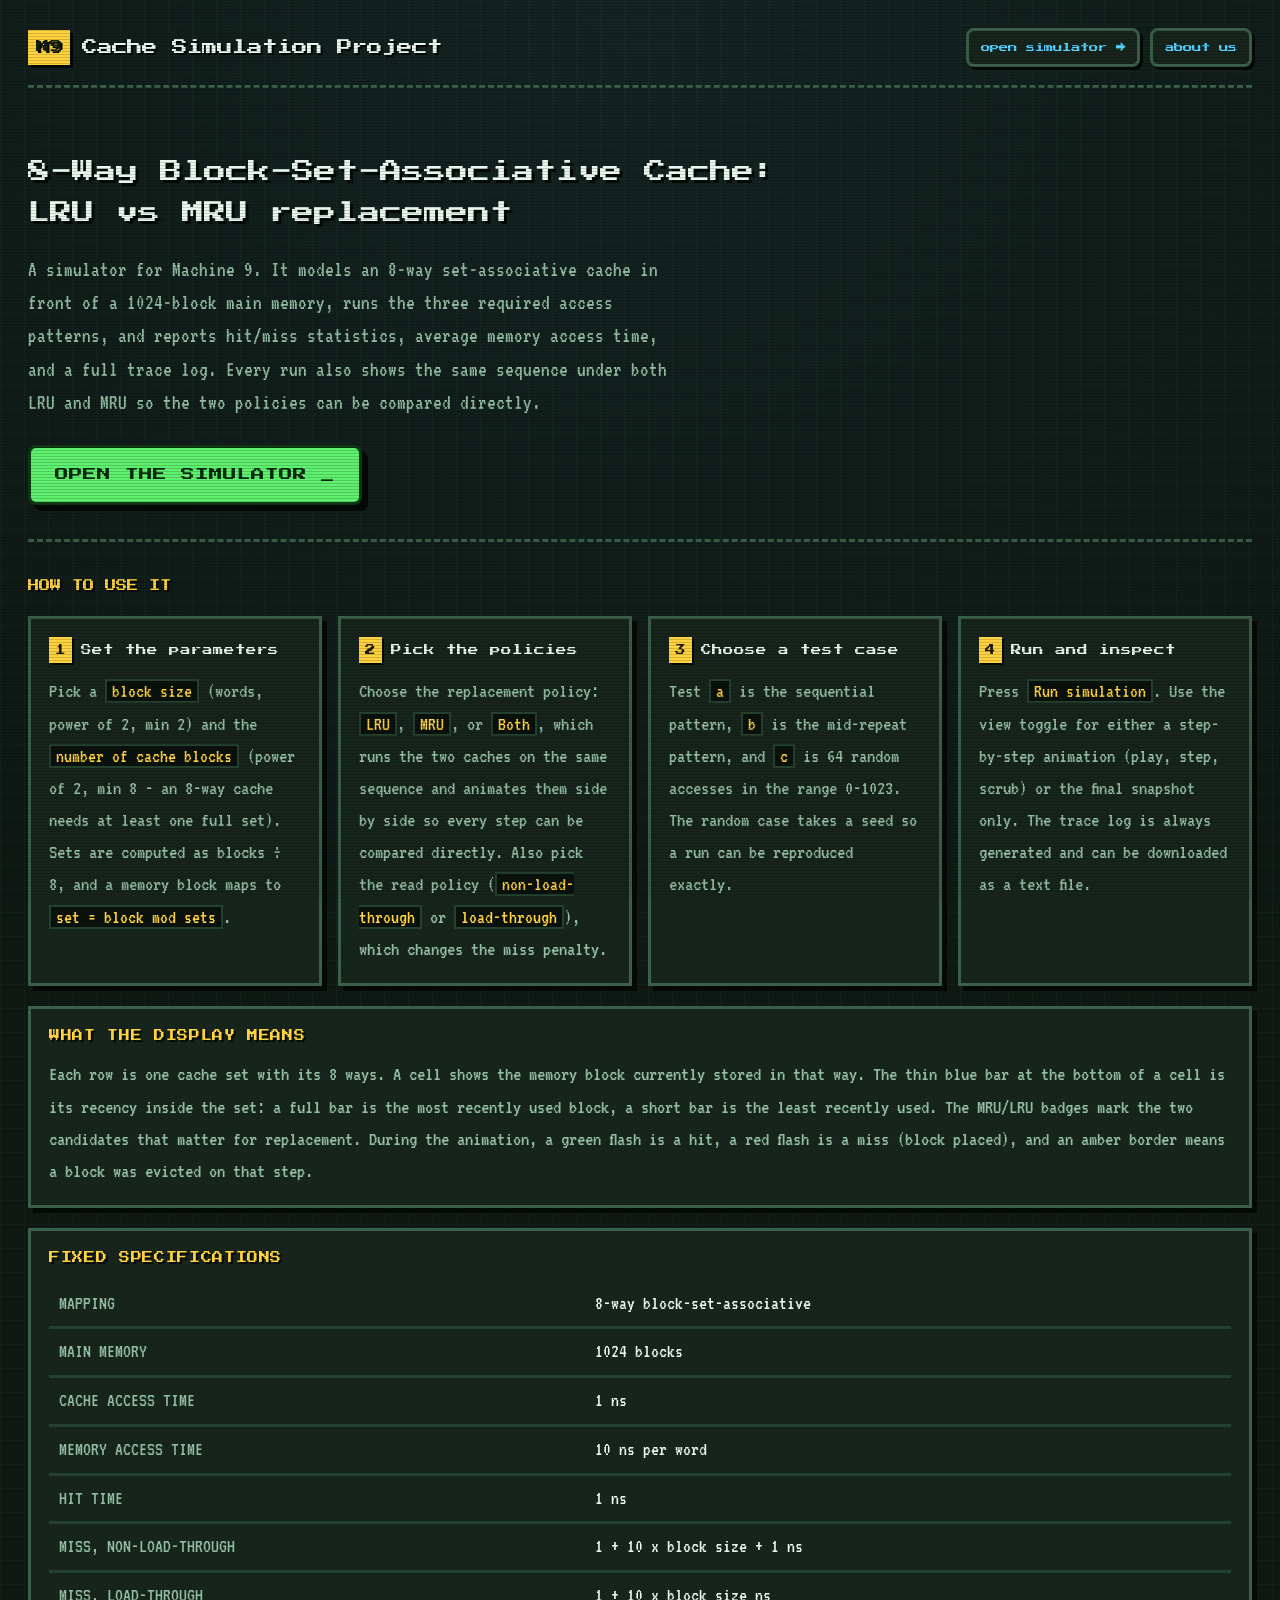
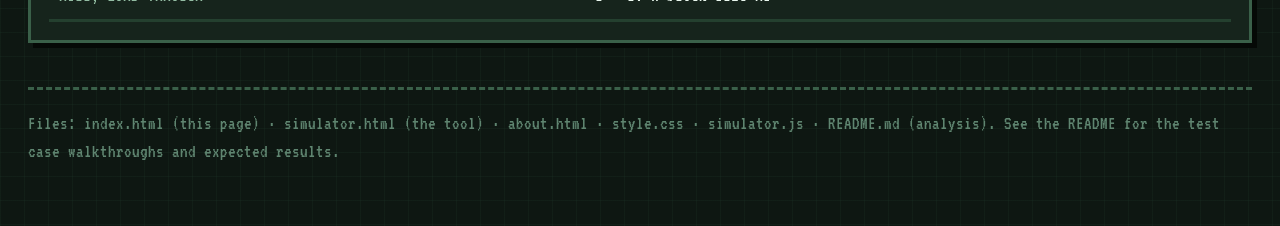
<file: index.html>
<!DOCTYPE html>
<html lang="en">
<head>
<meta charset="UTF-8">
<meta name="viewport" content="width=device-width, initial-scale=1.0">
<title>Machine 9 - Cache Simulation (8-Way BSA, LRU vs MRU)</title>
<link rel="preconnect" href="https://fonts.googleapis.com">
<link href="https://fonts.googleapis.com/css2?family=Press+Start+2P&family=VT323&display=swap" rel="stylesheet">
<link rel="stylesheet" href="style.css">
</head>
<body>
<div class="wrap">

<header>
  <h1><span class="m9">M9</span>Cache Simulation Project</h1>
  <nav>
    <a href="simulator.html">open simulator &rarr;</a>
    <a href="about.html">about us</a>
  </nav>
</header>

<section class="hero">
  <div class="hero-copy">
    <h1>8-Way Block-Set-Associative Cache:<br>LRU vs MRU replacement</h1>
    <p>
      A simulator for Machine 9. It models an 8-way set-associative cache in front of a
      1024-block main memory, runs the three required access patterns, and reports
      hit/miss statistics, average memory access time, and a full trace log. Every run
      also shows the same sequence under both LRU and MRU so the two policies can be
      compared directly.
    </p>
    <a class="cta" href="simulator.html">Open the simulator</a>
  </div>
</section>

<h2 class="section-label">How to use it</h2>
<div class="steps">
  <div class="card step">
    <h3><span>1</span>Set the parameters</h3>
    <p>Pick a <code>block size</code> (words, power of 2, min 2) and the <code>number of cache blocks</code>
    (power of 2, min 8 - an 8-way cache needs at least one full set). Sets are computed as
    blocks &divide; 8, and a memory block maps to <code>set = block mod sets</code>.</p>
  </div>
  <div class="card step">
    <h3><span>2</span>Pick the policies</h3>
    <p>Choose the replacement policy: <code>LRU</code>, <code>MRU</code>, or <code>Both</code>, which runs
    the two caches on the same sequence and animates them side by side so every step can be compared
    directly. Also pick the read policy (<code>non-load-through</code> or <code>load-through</code>),
    which changes the miss penalty.</p>
  </div>
  <div class="card step">
    <h3><span>3</span>Choose a test case</h3>
    <p>Test <code>a</code> is the sequential pattern, <code>b</code> is the mid-repeat pattern, and
    <code>c</code> is 64 random accesses in the range 0-1023. The random case takes a seed so a
    run can be reproduced exactly.</p>
  </div>
  <div class="card step">
    <h3><span>4</span>Run and inspect</h3>
    <p>Press <code>Run simulation</code>. Use the view toggle for either a step-by-step animation
    (play, step, scrub) or the final snapshot only. The trace log is always generated and can be
    downloaded as a text file.</p>
  </div>
</div>

<div class="card section">
  <h2>What the display means</h2>
  <p style="color:var(--muted)">
    Each row is one cache set with its 8 ways. A cell shows the memory block currently stored in that
    way. The thin blue bar at the bottom of a cell is its recency inside the set: a full bar is the
    most recently used block, a short bar is the least recently used. The MRU/LRU badges mark the two
    candidates that matter for replacement. During the animation, a green flash is a hit, a red flash
    is a miss (block placed), and an amber border means a block was evicted on that step.
  </p>
</div>

<div class="card section">
  <h2>Fixed specifications</h2>
  <table class="spec-table">
    <tr><td>Mapping</td><td>8-way block-set-associative</td></tr>
    <tr><td>Main memory</td><td>1024 blocks</td></tr>
    <tr><td>Cache access time</td><td>1 ns</td></tr>
    <tr><td>Memory access time</td><td>10 ns per word</td></tr>
    <tr><td>Hit time</td><td>1 ns</td></tr>
    <tr><td>Miss, non-load-through</td><td>1 + 10 x block size + 1 ns</td></tr>
    <tr><td>Miss, load-through</td><td>1 + 10 x block size ns</td></tr>
  </table>
</div>

<footer>
  Files: index.html (this page) &middot; simulator.html (the tool) &middot; about.html &middot; style.css &middot; simulator.js &middot; README.md (analysis).
  See the README for the test case walkthroughs and expected results.
</footer>

</div>
</body>
</html>
</file>
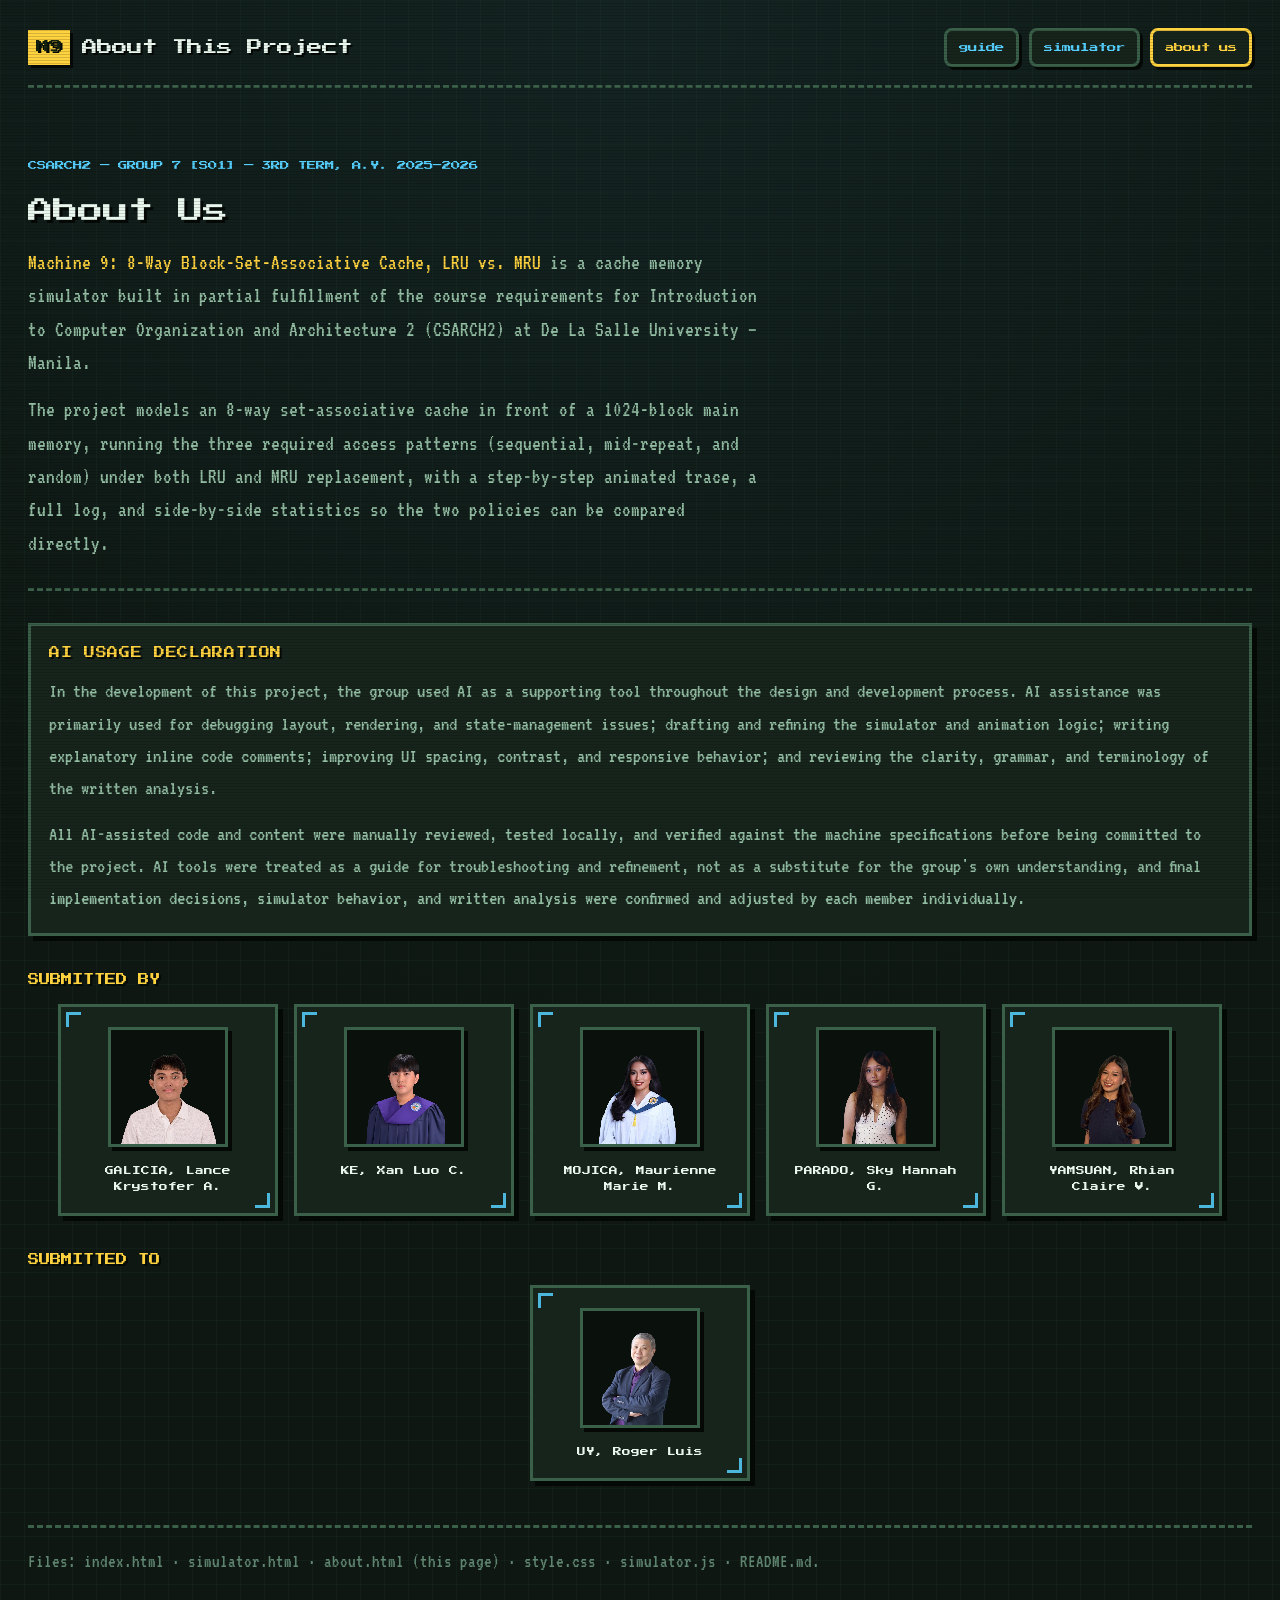
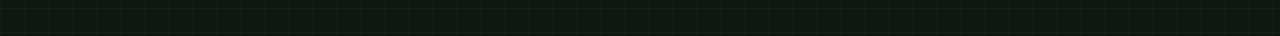
<file: about.html>
<!DOCTYPE html>
<html lang="en">
<head>
<meta charset="UTF-8">
<meta name="viewport" content="width=device-width, initial-scale=1.0">
<title>About Us - Machine 9 (8-Way BSA, LRU vs MRU)</title>
<link rel="preconnect" href="https://fonts.googleapis.com">
<link href="https://fonts.googleapis.com/css2?family=Press+Start+2P&family=VT323&display=swap" rel="stylesheet">
<link rel="stylesheet" href="style.css">
</head>
<body>
<div class="wrap">

<header>
  <h1><span class="m9">M9</span>About This Project</h1>
  <nav>
    <a href="index.html">guide</a>
    <a href="simulator.html">simulator</a>
    <a href="about.html" class="active">about us</a>
  </nav>
</header>

<section class="hero about-hero">
  <p class="eyebrow">CSARCH2 &mdash; Group 7 [S01] &mdash; 3rd Term, A.Y. 2025&ndash;2026</p>
  <h1>About Us</h1>
  <p>
    <strong>Machine 9: 8-Way Block-Set-Associative Cache, LRU vs. MRU</strong> is a cache
    memory simulator built in partial fulfillment of the course requirements for
    Introduction to Computer Organization and Architecture 2 (CSARCH2) at De La Salle
    University &ndash; Manila.
  </p>
  <p>
    The project models an 8-way set-associative cache in front of a 1024-block main
    memory, running the three required access patterns (sequential, mid-repeat, and
    random) under both LRU and MRU replacement, with a step-by-step animated trace,
    a full log, and side-by-side statistics so the two policies can be compared directly.
  </p>
</section>

<div class="card section">
  <h2>AI usage declaration</h2>
  <p style="color:var(--muted)">
    In the development of this project, the group used AI as a supporting tool throughout
    the design and development process. AI assistance was primarily used for debugging
    layout, rendering, and state-management issues; drafting and refining the simulator
    and animation logic; writing explanatory inline code comments; improving UI spacing,
    contrast, and responsive behavior; and reviewing the clarity, grammar, and terminology
    of the written analysis.
  </p>
  <p style="color:var(--muted);margin-top:14px">
    All AI-assisted code and content were manually reviewed, tested locally, and verified
    against the machine specifications before being committed to the project. AI tools were
    treated as a guide for troubleshooting and refinement, not as a substitute for the
    group's own understanding, and final implementation decisions, simulator behavior, and
    written analysis were confirmed and adjusted by each member individually.
  </p>
</div>

<h2 class="section-label">Submitted by</h2>
<div class="people">
  <div class="card person">
    <div class="avatar"><img src="assets/images/lance.png" alt="Galicia, Lance Krystofer A." class="avatar-img"></div>
    <div class="pname">GALICIA, Lance Krystofer A.</div>
  </div>
  <div class="card person">
    <div class="avatar"><img src="assets/images/xan.png" alt="Ke, Xan Luo C." class="avatar-img"></div>
    <div class="pname">KE, Xan Luo C.</div>
  </div>
  <div class="card person">
    <div class="avatar"><img src="assets/images/maurienne.png" alt="Mojica, Maurienne Marie M." class="avatar-img"></div>
    <div class="pname">MOJICA, Maurienne Marie M.</div>
  </div>
  <div class="card person">
    <div class="avatar"><img src="assets/images/sky.png" alt="Parado, Sky Hannah G." class="avatar-img"></div>
    <div class="pname">PARADO, Sky Hannah G.</div>
  </div>
  <div class="card person">
    <div class="avatar"><img src="assets/images/rhian.png" alt="Yamsuan, Rhian Claire V." class="avatar-img"></div>
    <div class="pname">YAMSUAN, Rhian Claire V.</div>
  </div>
</div>

<h2 class="section-label">Submitted to</h2>
<div class="people people-single">
  <div class="card person">
    <div class="avatar"><img src="assets/images/roger.png" alt="Uy, Roger Luis" class="avatar-img"></div>
    <div class="pname">UY, Roger Luis</div>
  </div>
</div>

<footer>
  Files: index.html &middot; simulator.html &middot; about.html (this page) &middot; style.css &middot; simulator.js &middot; README.md.
</footer>

</div>
</body>
</html>
</file>
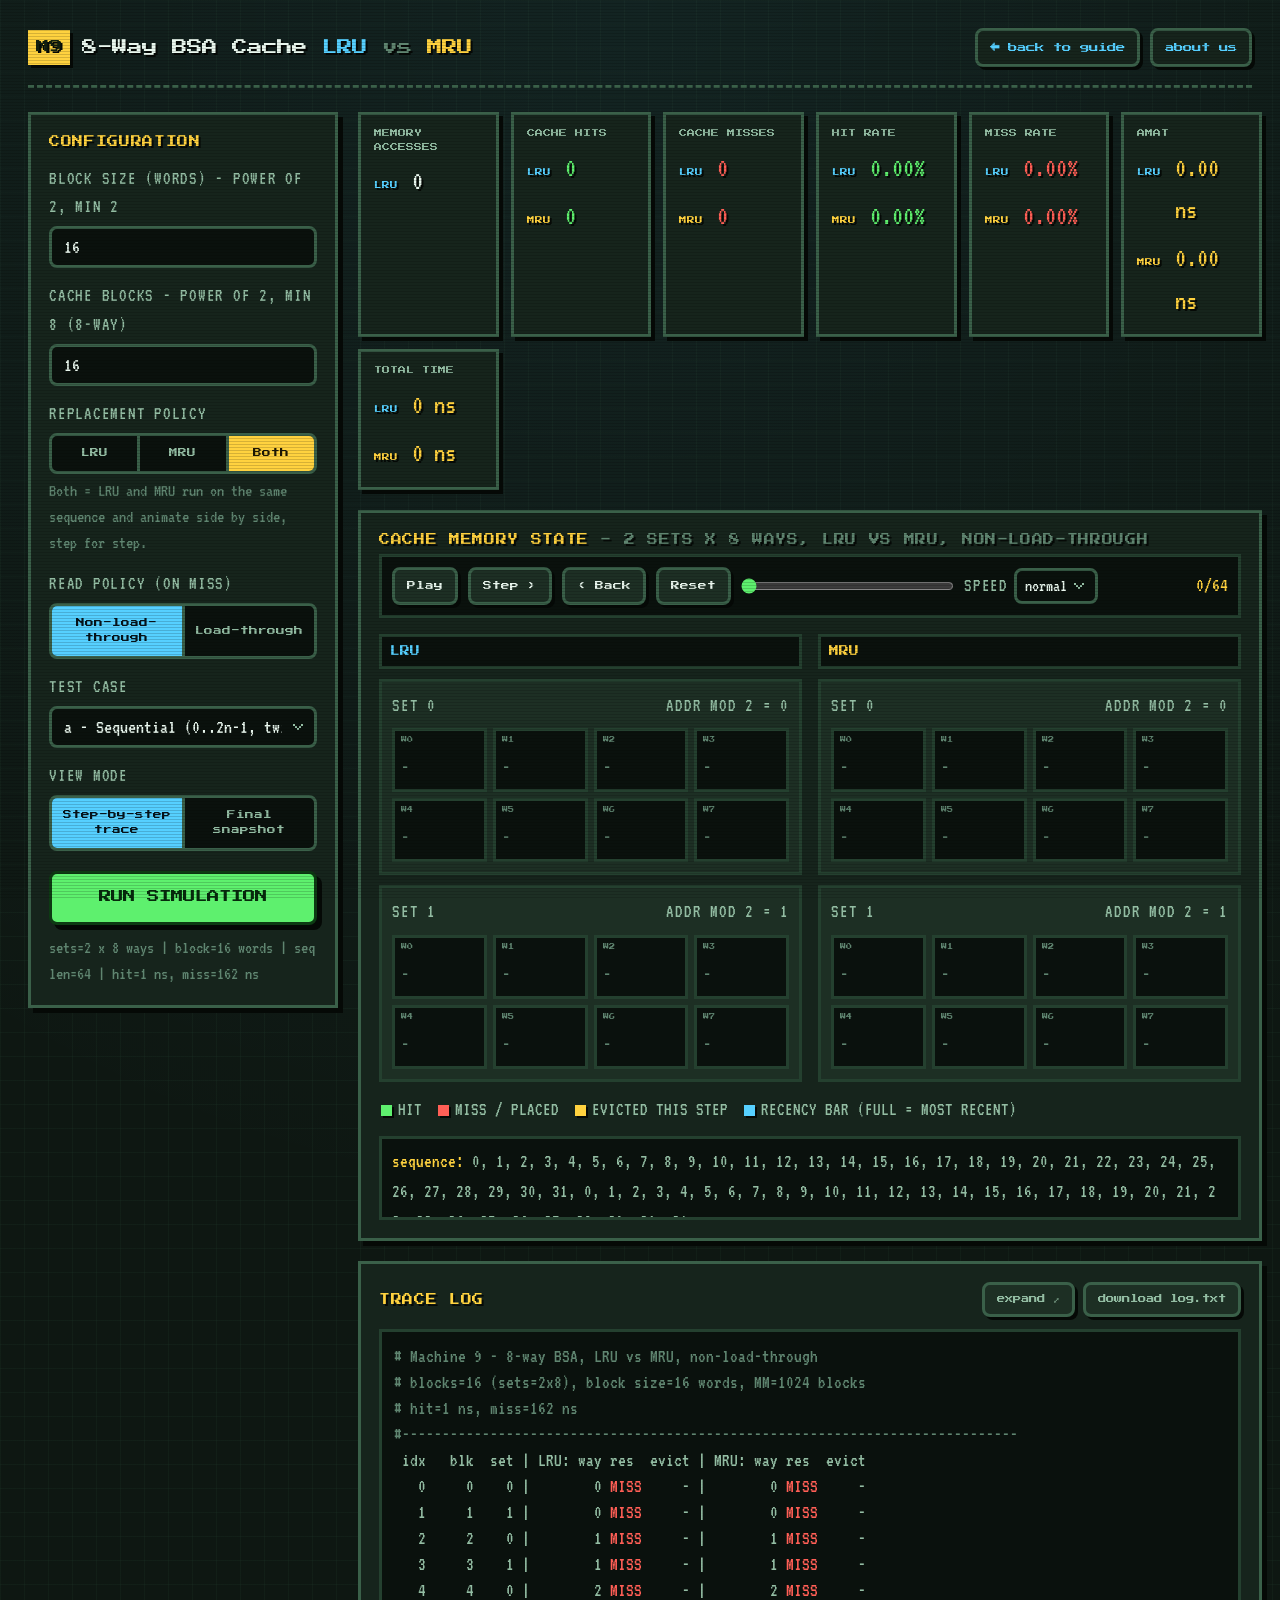
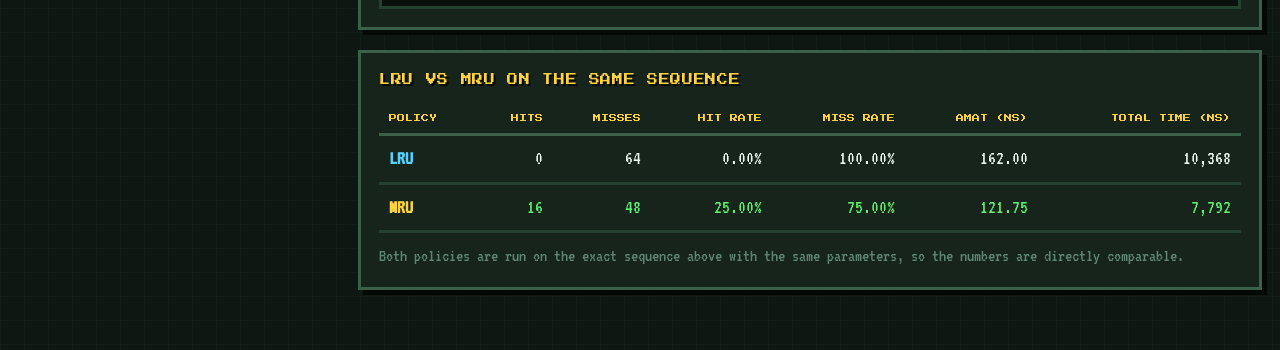
<file: simulator.html>
<!DOCTYPE html>
<html lang="en">
<head>
<meta charset="UTF-8">
<meta name="viewport" content="width=device-width, initial-scale=1.0">
<title>Simulator - Machine 9 (8-Way BSA, LRU vs MRU)</title>
<link rel="preconnect" href="https://fonts.googleapis.com">
<link href="https://fonts.googleapis.com/css2?family=Press+Start+2P&family=VT323&display=swap" rel="stylesheet">
<link rel="stylesheet" href="style.css">
</head>
<body>
<div class="wrap">

<header>
  <h1><span class="m9">M9</span>8-Way BSA Cache <span style="color:var(--blue)">LRU</span> <span style="color:var(--faint)">vs</span> <span style="color:var(--amber)">MRU</span></h1>
  <nav>
    <a href="index.html">&larr; back to guide</a>
    <a href="about.html">about us</a>
  </nav>
</header>

<div class="grid">

  <div>
    <div class="card">
      <h2>Configuration</h2>

      <label for="bs">Block size (words) - power of 2, min 2</label>
      <input id="bs" type="number" value="16" min="2" step="1">

      <label for="nb">Cache blocks - power of 2, min 8 (8-way)</label>
      <input id="nb" type="number" value="16" min="8" step="1">

      <label>Replacement policy</label>
      <div class="seg pol" id="pol">
        <button data-v="lru">LRU</button>
        <button data-v="mru">MRU</button>
        <button data-v="both" class="on">Both</button>
      </div>
      <div class="hint" style="margin-top:4px">Both = LRU and MRU run on the same sequence and animate side by side, step for step.</div>

      <label>Read policy (on miss)</label>
      <div class="seg" id="rp">
        <button data-v="nlt" class="on">Non-load-through</button>
        <button data-v="lt">Load-through</button>
      </div>

      <label for="tc">Test case</label>
      <select id="tc">
        <option value="a">a - Sequential (0..2n-1, twice)</option>
        <option value="b">b - Mid-repeat blocks</option>
        <option value="c">c - Random (64 accesses, 0-1023)</option>
      </select>

      <div id="seedrow" style="display:none">
        <label for="seed">Random seed</label>
        <input id="seed" type="number" value="42">
      </div>

      <label>View mode</label>
      <div class="seg" id="vm">
        <button data-v="anim" class="on">Step-by-step trace</button>
        <button data-v="final">Final snapshot</button>
      </div>

      <button class="runbtn" id="run">Run simulation</button>
      <div class="err" id="err"></div>
      <div class="hint" id="cfgsum"></div>
    </div>
  </div>

  <div>
    <div class="stats" id="stats"></div>

    <div class="card">
      <div class="loghead" style="margin-bottom:6px">
        <h2 style="margin:0">Cache memory state <span id="dielabel" style="color:var(--faint)"></span></h2>
      </div>

      <div class="bar" id="animbar" style="display:none">
        <button id="btnPlay">Play</button>
        <button id="btnStep">Step &rsaquo;</button>
        <button id="btnBack">&lsaquo; Back</button>
        <button id="btnReset">Reset</button>
        <input type="range" id="scrub" min="0" value="0" aria-label="scrub through trace">
        <label style="margin:0;display:flex;align-items:center;gap:6px">speed
          <select id="spd">
            <option value="700">slow</option>
            <option value="350" selected>normal</option>
            <option value="120">fast</option>
          </select>
        </label>
        <span class="stepinfo" id="stepinfo">-</span>
      </div>

      <div class="dies" id="dies"></div>

      <div class="legend">
        <span><span class="dot" style="background:var(--hit)"></span>hit</span>
        <span><span class="dot" style="background:var(--miss)"></span>miss / placed</span>
        <span><span class="dot" style="background:var(--amber)"></span>evicted this step</span>
        <span><span class="dot" style="background:var(--blue)"></span>recency bar (full = most recent)</span>
      </div>

      <div class="seqview" id="seqview"></div>
    </div>

    <div class="card section">
      <div class="loghead">
        <h2 style="margin:0">Trace log</h2>
        <div style="display:flex;gap:8px">
          <button id="expandLog">expand &#x2922;</button>
          <button id="dl">download log.txt</button>
        </div>
      </div>
      <div class="log" id="log"></div>
    </div>

    <div class="card section">
      <h2>LRU vs MRU on the same sequence</h2>
      <table id="cmp"></table>
      <div class="hint">Both policies are run on the exact sequence above with the same parameters, so the numbers are directly comparable.</div>
    </div>
  </div>

</div>
</div>

<div class="modal-overlay" id="logModal">
  <div class="modal-box">
    <div class="loghead modal-head">
      <h2 style="margin:0">Trace log <span class="dielabel-sub" id="modalMeta"></span></h2>
      <div style="display:flex;gap:8px">
        <button id="dlModal">download log.txt</button>
        <button id="closeLog">close &#x2715;</button>
      </div>
    </div>
    <div class="log modal-log" id="logFull"></div>
  </div>
</div>

<script src="simulator.js"></script>
</body>
</html>
</file>
<file: style.css>
/* ============================================================
   M9 CACHE SIM - pixel arcade / chalkboard theme
   ============================================================ */

:root {
  --bg: #0e1712;
  --bg2: #0a110d;
  --panel: #16241c;
  --panel2: #1d2f24;
  --line: #3a6049;
  --line2: #24402f;
  --ink: #e9f7ee;
  --muted: #93bda3;
  --faint: #5f8570;
  --hit: #5ef06e;
  --miss: #ff5f56;
  --amber: #ffd23f;
  --blue: #56d0ff;
  --pink: #ff7ce5;
  --hit-dim: rgba(94, 240, 110, 0.18);
  --miss-dim: rgba(255, 95, 86, 0.18);
  --shadow: #050906;
  --mono: 'VT323', ui-monospace, Consolas, monospace;
  --sans: 'VT323', ui-monospace, Consolas, monospace;
  --disp: 'Press Start 2P', 'VT323', monospace;
  /* rounding applied to interactive controls only - panels stay square */
  --r: 8px;
}

html { font-size: 118%; }

* { box-sizing: border-box; margin: 0; padding: 0; }

img, .avatar-img { image-rendering: pixelated; }

body {
  background-color: var(--bg);
  /* chalkboard grid */
  background-image:
    linear-gradient(rgba(90, 160, 115, 0.055) 1px, transparent 1px),
    linear-gradient(90deg, rgba(90, 160, 115, 0.055) 1px, transparent 1px),
    radial-gradient(circle at 50% 0%, rgba(86, 208, 255, 0.07), transparent 60%);
  background-size: 24px 24px, 24px 24px, 100% 100%;
  color: var(--ink);
  font-family: var(--sans);
  font-size: 1.12rem;
  line-height: 1.5;
  min-height: 100vh;
}

/* CRT scanlines */
body::before {
  content: '';
  position: fixed;
  inset: 0;
  pointer-events: none;
  z-index: 999;
  background: repeating-linear-gradient(
    to bottom,
    rgba(0, 0, 0, 0.16) 0px,
    rgba(0, 0, 0, 0.16) 1px,
    transparent 1px,
    transparent 3px
  );
  mix-blend-mode: multiply;
}

.wrap {
  width: 100%;
  max-width: none;
  margin: 0 auto;
  padding: 28px 28px 60px;
  animation: pixel-in 0.4s steps(4) both;
}

@keyframes pixel-in {
  from { opacity: 0; transform: translateY(12px); }
  to   { opacity: 1; transform: translateY(0); }
}

::selection { background: var(--amber); color: #12200f; }

/* ---------- scrollbars ---------- */
::-webkit-scrollbar { width: 12px; height: 12px; }
::-webkit-scrollbar-track { background: var(--bg2); }
::-webkit-scrollbar-thumb { background: var(--line); border: 2px solid var(--bg2); }
::-webkit-scrollbar-thumb:hover { background: var(--hit); }

/* ---------- header ---------- */
header {
  display: flex;
  align-items: center;
  justify-content: space-between;
  flex-wrap: wrap;
  gap: 12px;
  border-bottom: 3px dashed var(--line);
  padding-bottom: 18px;
  margin-bottom: 24px;
}

h1 {
  font-family: var(--disp);
  font-size: 0.82rem;
  font-weight: 400;
  line-height: 1.7;
  text-shadow: 2px 2px 0 var(--shadow);
}

h1 .m9 {
  display: inline-block;
  color: #12200f;
  background: var(--amber);
  font-family: var(--disp);
  font-size: 0.85em;
  padding: 6px 8px;
  margin-right: 12px;
  vertical-align: 2px;
  border: 0;
  border-radius: 0;
  box-shadow: 3px 3px 0 var(--shadow);
}

.sub { color: var(--muted); font-family: var(--mono); font-size: 1rem; }

nav { display: flex; gap: 10px; flex-wrap: wrap; }

nav a {
  color: var(--blue);
  font-family: var(--disp);
  font-size: 0.5rem;
  line-height: 1.6;
  text-decoration: none;
  background: var(--panel);
  border: 3px solid var(--line);
  border-radius: var(--r);
  padding: 9px 12px;
  box-shadow: 3px 3px 0 var(--shadow);
  transition: none;
}
nav a:hover {
  border-color: var(--blue);
  color: var(--ink);
  transform: translate(1px, 1px);
  box-shadow: 2px 2px 0 var(--shadow);
}
nav a:active { transform: translate(3px, 3px); box-shadow: 0 0 0 var(--shadow); }
nav a.active { border-color: var(--amber); color: var(--amber); }

/* ---------- layout ---------- */
.grid { display: grid; grid-template-columns: 310px 1fr; gap: 20px; }
@media (max-width: 900px) { .grid { grid-template-columns: 1fr; } }

.card {
  background: var(--panel);
  border: 3px solid var(--line);
  border-radius: 0;
  padding: 18px;
  box-shadow: 5px 5px 0 var(--shadow);
}

.card h2 {
  font-family: var(--disp);
  font-size: 0.58rem;
  font-weight: 400;
  color: var(--amber);
  text-transform: uppercase;
  letter-spacing: 0.06em;
  line-height: 1.6;
  margin-bottom: 14px;
  text-shadow: 2px 2px 0 var(--shadow);
}

.section { margin-top: 20px; }

label {
  display: block;
  font-family: var(--mono);
  font-size: 1rem;
  color: var(--muted);
  margin: 14px 0 5px;
  text-transform: uppercase;
  letter-spacing: 0.04em;
}

/* ---------- form controls ---------- */
input[type='number'],
input[type='text'] {
  width: 100%;
  background: var(--bg2);
  color: var(--ink);
  border: 3px solid var(--line);
  border-radius: var(--r);
  padding: 8px 12px;
  font-family: var(--mono);
  font-size: 1.05rem;
}
input[type='number']:hover, input[type='text']:hover { border-color: var(--blue); }

select {
  width: 100%;
  appearance: none;
  -webkit-appearance: none;
  background-color: var(--bg2);
  background-image: url("data:image/svg+xml,%3Csvg xmlns='http://www.w3.org/2000/svg' width='12' height='12' shape-rendering='crispEdges'%3E%3Crect x='1' y='3' width='2' height='2' fill='%2393bda3'/%3E%3Crect x='3' y='5' width='2' height='2' fill='%2393bda3'/%3E%3Crect x='5' y='7' width='2' height='2' fill='%2393bda3'/%3E%3Crect x='7' y='5' width='2' height='2' fill='%2393bda3'/%3E%3Crect x='9' y='3' width='2' height='2' fill='%2393bda3'/%3E%3C/svg%3E");
  background-repeat: no-repeat;
  background-position: right 10px center;
  color: var(--ink);
  border: 3px solid var(--line);
  border-radius: var(--r);
  padding: 8px 32px 8px 12px;
  font-family: var(--mono);
  font-size: 1.05rem;
  cursor: pointer;
}
select:hover { border-color: var(--blue); }
select option { background: var(--panel2); color: var(--ink); }

select:focus,
input:focus,
button:focus-visible,
a:focus-visible { outline: 3px solid var(--amber); outline-offset: 2px; }

.seg {
  display: flex;
  background: var(--bg2);
  border: 3px solid var(--line);
  border-radius: var(--r);
  overflow: hidden;
  gap: 0;
}
.seg button {
  flex: 1;
  background: none;
  border: 0;
  border-right: 3px solid var(--line);
  color: var(--muted);
  font-family: var(--disp);
  font-size: 0.46rem;
  line-height: 1.7;
  padding: 10px 4px;
  cursor: pointer;
}
.seg button:last-child { border-right: 0; }
.seg button:hover { color: var(--ink); background: var(--panel2); }
.seg button.on { background: var(--blue); color: #06131b; }
.seg.pol button.on { background: var(--amber); color: #1c1704; }

.runbtn {
  width: 100%;
  margin-top: 20px;
  background: var(--hit);
  color: #062a0c;
  border: 3px solid #0d3a13;
  border-radius: var(--r);
  padding: 14px 10px;
  font-family: var(--disp);
  font-size: 0.66rem;
  line-height: 1.6;
  cursor: pointer;
  box-shadow: 5px 5px 0 var(--shadow);
  text-transform: uppercase;
}
.runbtn:hover { background: #7bff8b; transform: translate(1px, 1px); box-shadow: 4px 4px 0 var(--shadow); }
.runbtn:active { transform: translate(5px, 5px); box-shadow: 0 0 0 var(--shadow); }

.hint {
  font-family: var(--mono);
  font-size: 0.95rem;
  color: var(--faint);
  margin-top: 10px;
  line-height: 1.45;
}

.err {
  color: var(--miss);
  font-family: var(--mono);
  font-size: 1rem;
  margin-top: 10px;
  display: none;
  text-transform: uppercase;
}

/* ---------- stat tiles ---------- */
.stats {
  display: grid;
  grid-template-columns: repeat(auto-fit, minmax(140px, 1fr));
  gap: 12px;
  margin-bottom: 20px;
}
.stat {
  background: var(--panel);
  border: 3px solid var(--line);
  border-radius: 0;
  padding: 12px 13px;
  box-shadow: 4px 4px 0 var(--shadow);
}
.stat .k {
  font-family: var(--disp);
  font-size: 0.42rem;
  line-height: 1.7;
  color: var(--muted);
  text-transform: uppercase;
}
.stat .v {
  font-family: var(--mono);
  font-size: 1.5rem;
  font-weight: 400;
  margin-top: 6px;
  display: flex;
  align-items: baseline;
  gap: 8px;
  text-shadow: 2px 2px 0 var(--shadow);
}
.stat .v .ptag { font-family: var(--disp); font-size: 0.4rem; min-width: 30px; }
.stat .v.hit { color: var(--hit); }
.stat .v.miss { color: var(--miss); }
.stat .v.amber { color: var(--amber); }

/* ---------- animation bar ---------- */
.bar {
  display: flex;
  align-items: center;
  gap: 10px;
  flex-wrap: wrap;
  margin-bottom: 16px;
  background: var(--bg2);
  border: 3px solid var(--line2);
  padding: 10px;
}
.bar button {
  background: var(--panel2);
  border: 3px solid var(--line);
  color: var(--ink);
  border-radius: var(--r);
  padding: 9px 12px;
  font-family: var(--disp);
  font-size: 0.46rem;
  line-height: 1.6;
  cursor: pointer;
  box-shadow: 3px 3px 0 var(--shadow);
}
.bar button:hover { border-color: var(--blue); color: var(--blue); transform: translate(1px, 1px); box-shadow: 2px 2px 0 var(--shadow); }
.bar button:active { transform: translate(3px, 3px); box-shadow: 0 0 0 var(--shadow); }
.bar button:disabled { opacity: 0.3; cursor: default; transform: none; box-shadow: 3px 3px 0 var(--shadow); }
.bar input[type='range'] { flex: 1; min-width: 120px; accent-color: var(--hit); height: 12px; }
.bar select { width: auto; font-size: 0.95rem; padding: 6px 28px 6px 8px; }
.bar label { margin: 0; }
.stepinfo {
  font-family: var(--mono);
  font-size: 1.05rem;
  color: var(--amber);
  min-width: 120px;
  text-align: right;
}

/* ---------- cache dies ---------- */
.dies { display: grid; gap: 16px; grid-template-columns: 1fr; }
.dies.dual { grid-template-columns: 1fr 1fr; }
@media (max-width: 1050px) { .dies.dual { grid-template-columns: 1fr; } }

.diecol { min-width: 0; }
.dietitle {
  display: flex;
  justify-content: space-between;
  align-items: center;
  font-family: var(--disp);
  font-size: 0.52rem;
  line-height: 1.7;
  margin-bottom: 10px;
  padding: 6px 8px;
  background: var(--bg2);
  border: 3px solid var(--line2);
}
.dielive { font-family: var(--mono); font-size: 1rem; letter-spacing: 0.02em; }

.die { display: grid; gap: 10px; }
/* side-by-side dies fold to 4 ways per row only when there isn't room for 8 */
.dies.dual .ways { grid-template-columns: repeat(8, 1fr); }
@media (max-width: 1500px) { .dies.dual .ways { grid-template-columns: repeat(4, 1fr); } }

.set {
  background: var(--panel2);
  border: 3px solid var(--line2);
  border-radius: 0;
  padding: 10px;
}
.set .shead {
  font-family: var(--mono);
  font-size: 1rem;
  color: var(--muted);
  letter-spacing: 0.04em;
  margin-bottom: 8px;
  display: flex;
  justify-content: space-between;
  text-transform: uppercase;
}
.ways { display: grid; grid-template-columns: repeat(8, 1fr); gap: 6px; }
@media (max-width: 700px) { .ways { grid-template-columns: repeat(4, 1fr); } }

.way {
  position: relative;
  background: var(--bg2);
  border: 3px solid var(--line2);
  border-radius: 0;
  min-height: 64px;
  padding: 5px 6px;
  font-family: var(--mono);
  transition: none;
}
.way .wtag { font-family: var(--disp); font-size: 0.32rem; color: var(--faint); }
.way .blk {
  font-family: var(--disp);
  font-size: 0.6rem;
  line-height: 1.5;
  margin-top: 6px;
  text-shadow: 2px 2px 0 var(--shadow);
}
.way .empty { color: var(--faint); font-size: 1.1rem; margin-top: 6px; }
.way .rec {
  position: absolute;
  left: 0;
  bottom: 0;
  height: 5px;
  background: var(--blue);
  border-radius: 0;
  opacity: 1;
}
.way.flash-hit { border-color: var(--hit); background: var(--hit-dim); box-shadow: inset 0 0 0 2px rgba(94,240,110,.35); }
.way.flash-miss { border-color: var(--miss); background: var(--miss-dim); box-shadow: inset 0 0 0 2px rgba(255,95,86,.35); }
.way.flash-evict { border-color: var(--amber); }

.badge {
  position: absolute;
  top: 4px;
  right: 4px;
  font-family: var(--disp);
  font-size: 0.3rem;
  line-height: 1;
  padding: 2px 3px;
}
.badge.mru { color: #1c1704; background: var(--amber); }
.badge.lru { color: #06131b; background: var(--blue); }

.legend {
  display: flex;
  gap: 16px;
  flex-wrap: wrap;
  font-family: var(--mono);
  font-size: 1rem;
  color: var(--muted);
  margin: 14px 2px 0;
  text-transform: uppercase;
}
.dot {
  display: inline-block;
  width: 11px;
  height: 11px;
  border-radius: 0;
  margin-right: 6px;
  vertical-align: -1px;
  box-shadow: 2px 2px 0 var(--shadow);
}

.seqview {
  font-family: var(--mono);
  font-size: 1rem;
  color: var(--muted);
  background: var(--bg2);
  border: 3px solid var(--line2);
  border-radius: 0;
  padding: 8px 10px;
  margin-top: 12px;
  max-height: 84px;
  overflow: auto;
  word-break: break-all;
  line-height: 1.6;
}
.seqview b { color: var(--amber); font-weight: 400; }

/* ---------- log ---------- */
.log {
  background: var(--bg2);
  border: 3px solid var(--line2);
  border-radius: 0;
  padding: 12px;
  height: 280px;
  overflow: auto;
  font-family: var(--mono);
  font-size: 1.02rem;
  line-height: 1.35;
  white-space: pre;
  color: var(--muted);
}
.log .h { color: var(--hit); }
.log .m { color: var(--miss); }
.log .d { color: var(--faint); }

.loghead { display: flex; justify-content: space-between; align-items: center; margin-bottom: 12px; gap: 10px; flex-wrap: wrap; }
.loghead button {
  background: var(--panel2);
  border: 3px solid var(--line);
  color: var(--muted);
  border-radius: var(--r);
  padding: 8px 12px;
  font-family: var(--disp);
  font-size: 0.44rem;
  line-height: 1.6;
  cursor: pointer;
  box-shadow: 3px 3px 0 var(--shadow);
  transition: none;
}
.loghead button:hover { border-color: var(--blue); color: var(--blue); transform: translate(1px, 1px); box-shadow: 2px 2px 0 var(--shadow); }
.loghead button:active { transform: translate(3px, 3px); box-shadow: 0 0 0 var(--shadow); }

/* ---------- tables ---------- */
table { width: 100%; border-collapse: collapse; font-family: var(--mono); font-size: 1.05rem; }
th, td { text-align: right; padding: 8px 10px; border-bottom: 3px solid var(--line2); }
th:first-child, td:first-child { text-align: left; }
th {
  color: var(--amber);
  font-family: var(--disp);
  font-size: 0.42rem;
  line-height: 1.8;
  font-weight: 400;
  text-transform: uppercase;
  border-bottom-color: var(--line);
}
tr:hover td { background: var(--panel2); }
td.win { color: var(--hit); }

.spec-table td:first-child { color: var(--muted); text-transform: uppercase; }
.spec-table td { text-align: left; }

/* ---------- hero ---------- */
.hero {
  padding: 40px 0 34px;
  border-bottom: 3px dashed var(--line);
  margin-bottom: 32px;
}
.hero h1 {
  font-family: var(--disp);
  font-size: 1.18rem;
  line-height: 1.85;
  max-width: 760px;
  color: var(--ink);
  text-shadow: 3px 3px 0 var(--shadow);
}
.hero p {
  color: var(--muted);
  margin-top: 18px;
  max-width: 660px;
  line-height: 1.55;
  font-size: 1.14rem;
}
.hero .cta {
  display: inline-block;
  margin-top: 26px;
  background: var(--hit);
  color: #062a0c;
  font-family: var(--disp);
  font-size: 0.72rem;
  line-height: 1.6;
  text-decoration: none;
  border-radius: var(--r);
  padding: 16px 24px;
  border: 3px solid #0d3a13;
  box-shadow: 6px 6px 0 var(--shadow);
  text-transform: uppercase;
  transition: none;
}
.hero .cta:hover { background: #7bff8b; transform: translate(2px, 2px); box-shadow: 4px 4px 0 var(--shadow); }
.hero .cta:active { transform: translate(6px, 6px); box-shadow: 0 0 0 var(--shadow); }

/* blinking arcade cursor after the CTA */
.hero .cta::after {
  content: ' _';
  animation: blink 1s steps(1) infinite;
}
@keyframes blink { 50% { opacity: 0; } }

/* ---------- steps ---------- */
.steps { display: grid; grid-template-columns: repeat(auto-fit, minmax(250px, 1fr)); gap: 16px; margin-top: 20px; }
.step { transition: none; }
.step:hover {
  transform: translate(-2px, -2px);
  box-shadow: 7px 7px 0 var(--shadow);
  border-color: var(--blue);
}
.step h3 {
  font-family: var(--disp);
  font-size: 0.56rem;
  font-weight: 400;
  line-height: 1.7;
  margin-bottom: 12px;
  color: var(--ink);
}
.step h3 span {
  display: inline-block;
  color: #1c1704;
  background: var(--amber);
  font-family: var(--disp);
  padding: 4px 6px;
  margin-right: 9px;
  box-shadow: 2px 2px 0 var(--shadow);
}
.step p { color: var(--muted); font-size: 1.1rem; line-height: 1.5; }
.step code, code {
  font-family: var(--mono);
  font-size: 1.05rem;
  color: var(--amber);
  background: var(--bg2);
  border: 2px solid var(--line2);
  border-radius: 0;
  padding: 0 5px;
}

@media (max-width: 900px) {
  .hero { grid-template-columns: 1fr; }
  .hero-visual { margin-top: 20px; }
  .hero h1 { font-size: 0.92rem; }
  h1 { font-size: 0.7rem; }
}

/* ---------- footer ---------- */
footer {
  margin-top: 44px;
  padding-top: 20px;
  border-top: 3px dashed var(--line);
  color: var(--faint);
  font-family: var(--mono);
  font-size: 1rem;
  line-height: 1.5;
}

@media (prefers-reduced-motion: reduce) {
  .way, .wrap { animation: none; transition: none; }
  .hero .cta::after { animation: none; }
}

/* ---------- about page ---------- */
.about-hero { padding: 32px 0 28px; }
.about-hero .eyebrow {
  font-family: var(--disp);
  font-size: 0.5rem;
  line-height: 1.8;
  color: var(--blue);
  text-transform: uppercase;
  margin-bottom: 16px;
}
.about-hero h1 { font-size: 1.35rem; line-height: 1.6; margin-bottom: 6px; }
.about-hero p { color: var(--muted); line-height: 1.55; font-size: 1.14rem; max-width: 740px; margin-top: 14px; }
.about-hero p strong { color: var(--amber); font-weight: 400; }

.card p { font-size: 1.1rem; line-height: 1.55; }

.section-label {
  font-family: var(--disp);
  font-size: 0.6rem;
  font-weight: 400;
  line-height: 1.8;
  color: var(--amber);
  text-transform: uppercase;
  margin: 34px 0 14px;
  text-shadow: 2px 2px 0 var(--shadow);
}

.people {
  display: grid;
  grid-template-columns: repeat(auto-fit, minmax(190px, 220px));
  gap: 16px;
  justify-content: center;
}
.people-single { grid-template-columns: 220px; justify-content: center; }

.person {
  position: relative;
  padding: 20px 14px 18px;
  text-align: center;
}
.person:hover { border-color: var(--blue); transform: translate(-2px, -2px); box-shadow: 7px 7px 0 var(--shadow); }
.person::before,
.person::after {
  content: '';
  position: absolute;
  width: 12px;
  height: 12px;
  border: 3px solid var(--blue);
  opacity: 0.85;
}
.person::before { top: 5px; left: 5px; border-right: 0; border-bottom: 0; }
.person::after { bottom: 5px; right: 5px; border-left: 0; border-top: 0; }

.avatar {
  width: 120px;
  height: 120px;
  margin: 0 auto 16px;
  border-radius: 0;
  background: var(--bg2);
  border: 3px solid var(--line);
  display: flex;
  align-items: center;
  justify-content: center;
  font-size: 1.6rem;
  overflow: hidden;
  box-shadow: 4px 4px 0 var(--shadow);
}
.badge-icon { line-height: 1; }
.avatar-img { width: 100%; height: 100%; object-fit: cover; display: block; }

.pname {
  font-family: var(--disp);
  font-size: 0.46rem;
  line-height: 1.85;
  color: var(--ink);
}

/* ---------- trace log modal ---------- */
.modal-overlay {
  display: none;
  position: fixed;
  inset: 0;
  background: rgba(4, 9, 6, 0.86);
  z-index: 100;
  align-items: center;
  justify-content: center;
  padding: 30px 16px;
}
.modal-overlay.open { display: flex; }

.modal-box {
  background: var(--panel);
  border: 3px solid var(--line);
  border-radius: 0;
  padding: 18px;
  width: 100%;
  max-width: 1100px;
  height: 100%;
  max-height: 860px;
  display: flex;
  flex-direction: column;
  box-shadow: 10px 10px 0 var(--shadow);
}

.modal-head { flex: 0 0 auto; }
.modal-head #modalMeta,
.dielabel-sub {
  font-family: var(--mono);
  font-size: 1rem;
  color: var(--faint);
  margin-left: 10px;
  text-transform: none;
  letter-spacing: 0;
}

.modal-log { flex: 1 1 auto; height: auto; font-size: 1.05rem; }

@media (max-width: 640px) {
  .modal-box { padding: 12px; max-height: 92vh; }
  html { font-size: 108%; }
}
</file>
